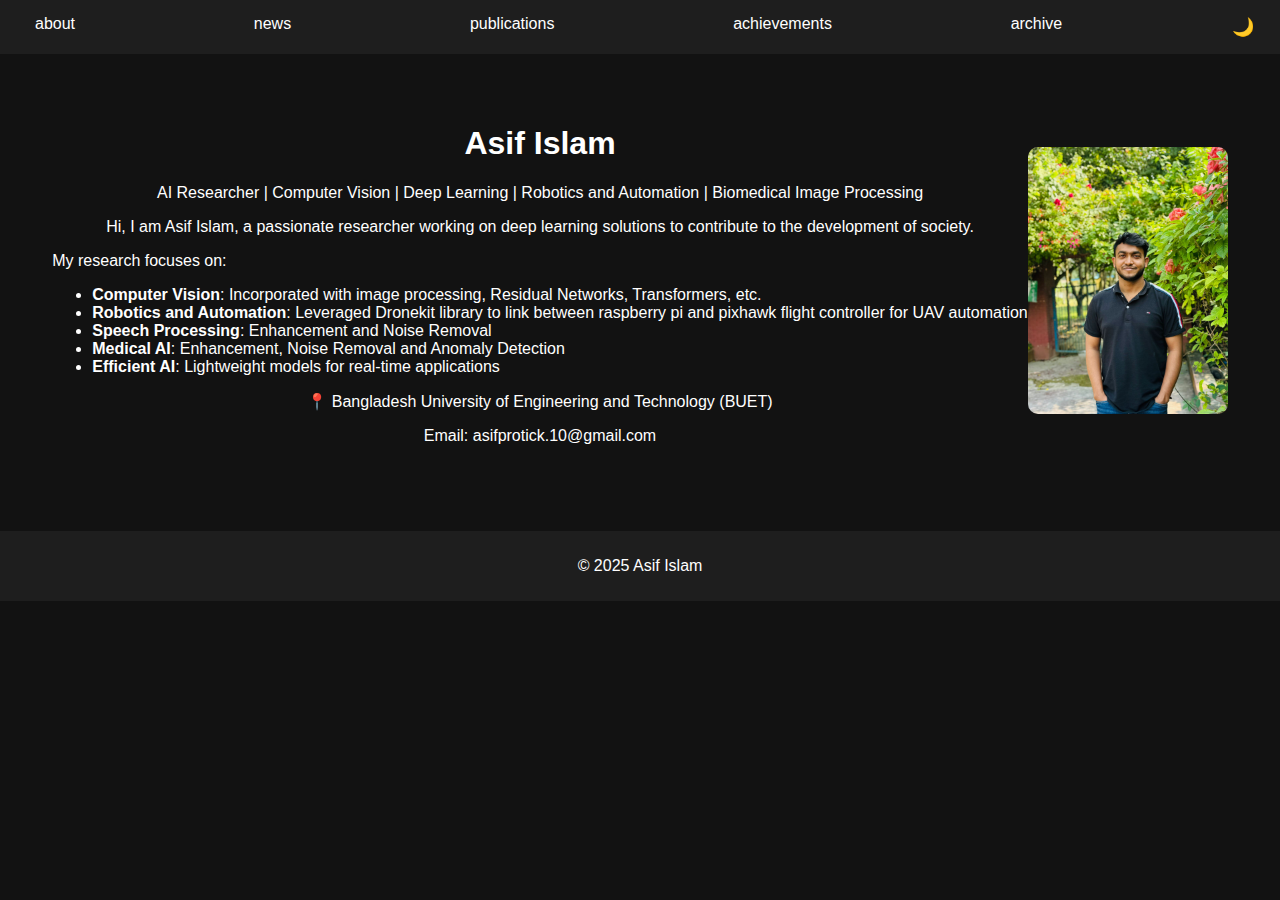
<file: index.html>
<!DOCTYPE html>
<html lang="en">
<head>
    <meta charset="UTF-8">
    <meta name="viewport" content="width=device-width, initial-scale=1.0">
    <title>Asif Islam</title>
    <link rel="stylesheet" href="style.css">
</head>
<body>
    <nav>
        <a href="index.html">about</a>
        <a href="news.html">news</a>
        <a href="publications.html">publications</a>
        <a href="achievements.html">achievements</a>
        <a href="archive.html">archive</a>
        <button id="dark-mode-toggle">🌙</button>
    </nav>

    <main>
        <div class="content">
            <h1><strong>Asif</strong> Islam</h1>
            <p>AI Researcher | Computer Vision | Deep Learning | Robotics and Automation | Biomedical Image Processing</p>

            <p>Hi, I am Asif Islam, a passionate researcher working on deep learning solutions to contribute to the development of society.</p>

            <p class="left-align">My research focuses on:
                <ul class="left-align">
                    <li><strong>Computer Vision</strong>: Incorporated with image processing, Residual Networks, Transformers, etc.</li>
                    <li><strong>Robotics and Automation</strong>: Leveraged Dronekit library to link between raspberry pi and pixhawk flight controller for UAV automation</li>
                    <li><strong>Speech Processing</strong>: Enhancement and Noise Removal</li>
                    <li><strong>Medical AI</strong>: Enhancement, Noise Removal and Anomaly Detection</li>
                    <li><strong>Efficient AI</strong>: Lightweight models for real-time applications</li>
                </ul>
            </p>

            <p>📍 Bangladesh University of Engineering and Technology (BUET)</p>
            <p>Email: asifprotick.10@gmail.com</p>
        </div>

        <div class="image-container">
            <img src="profile.jpg" alt="Asif Islam">
        </div>
    </main>

    <footer>
        <p>© 2025 Asif Islam</p>
    </footer>

    <script src="script.js"></script>
</body>
</html>
</file>
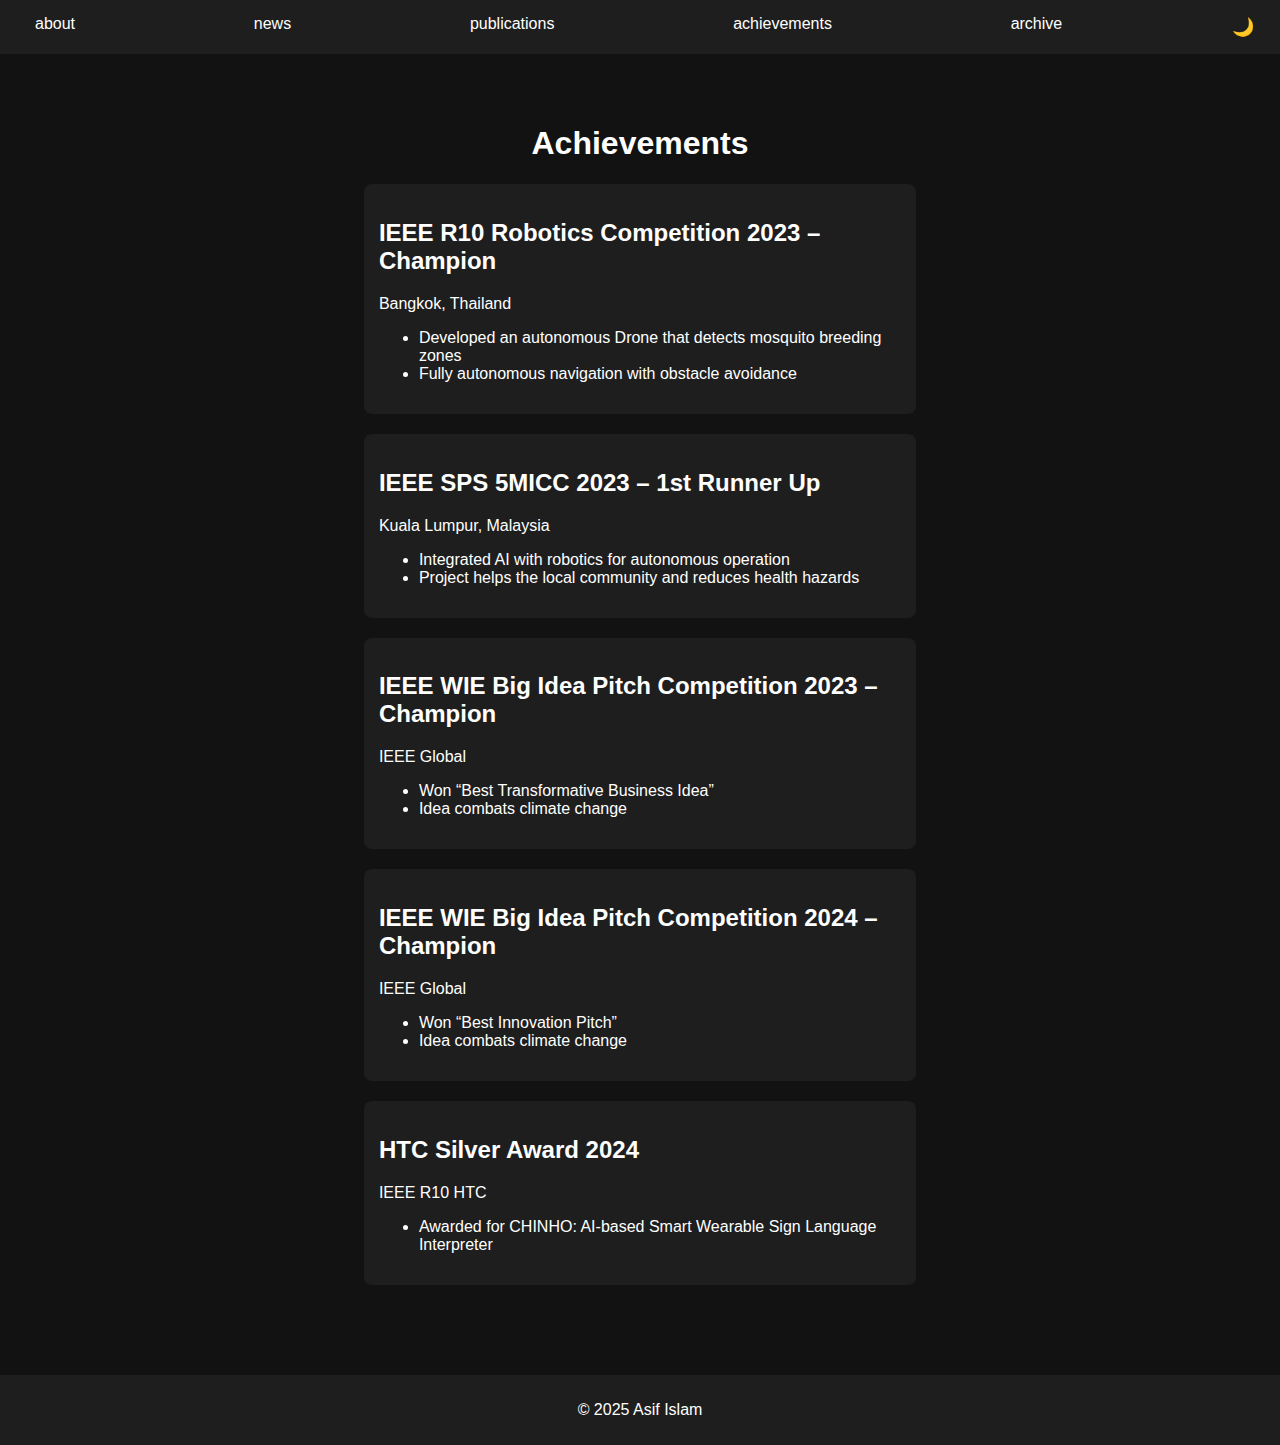
<file: achievements.html>
<!DOCTYPE html>
<html lang="en">
<head>
    <meta charset="UTF-8">
    <meta name="viewport" content="width=device-width, initial-scale=1.0">
    <title>Achievements - Asif Islam</title>
    <link rel="stylesheet" href="style.css">
</head>
<body>
    <nav>
        <a href="index.html">about</a>
        <a href="news.html">news</a>
        <a href="publications.html">publications</a>
        <a href="achievements.html">achievements</a>
        <a href="archive.html">archive</a>
        <button id="dark-mode-toggle">🌙</button>
    </nav>

    
    <main>
        <div class="content">
            <h1>Achievements</h1>

            <article class="left-align">
                <h2>IEEE R10 Robotics Competition 2023 – Champion</h2>
                <p>Bangkok, Thailand</p>
                <ul>
                    <li>Developed an autonomous Drone that detects mosquito breeding zones</li>
                    <li>Fully autonomous navigation with obstacle avoidance</li>
                </ul>
            </article>

            <article class="left-align">
                <h2>IEEE SPS 5MICC 2023 – 1st Runner Up</h2>
                <p>Kuala Lumpur, Malaysia</p>
                <ul>
                    <li>Integrated AI with robotics for autonomous operation</li>
                    <li>Project helps the local community and reduces health hazards</li>
                </ul>
            </article>

            <article class="left-align">
                <h2>IEEE WIE Big Idea Pitch Competition 2023 – Champion</h2>
                <p>IEEE Global</p>
                <ul>
                    <li>Won “Best Transformative Business Idea”</li>
                    <li>Idea combats climate change</li>
                </ul>
            </article>

            <article class="left-align">
                <h2>IEEE WIE Big Idea Pitch Competition 2024 – Champion</h2>
                <p>IEEE Global</p>
                <ul>
                    <li>Won “Best Innovation Pitch”</li>
                    <li>Idea combats climate change</li>
                </ul>
            </article>

            <article class="left-align">
                <h2>HTC Silver Award 2024</h2>
                <p>IEEE R10 HTC</p>
                <ul>
                    <li>Awarded for CHINHO: AI-based Smart Wearable Sign Language Interpreter</li>
                </ul>
            </article>
        </div>
    </main>

    <footer>
        <p>© 2025 Asif Islam</p>
    </footer>

    <script src="script.js"></script>
</body>
</html>
</file>
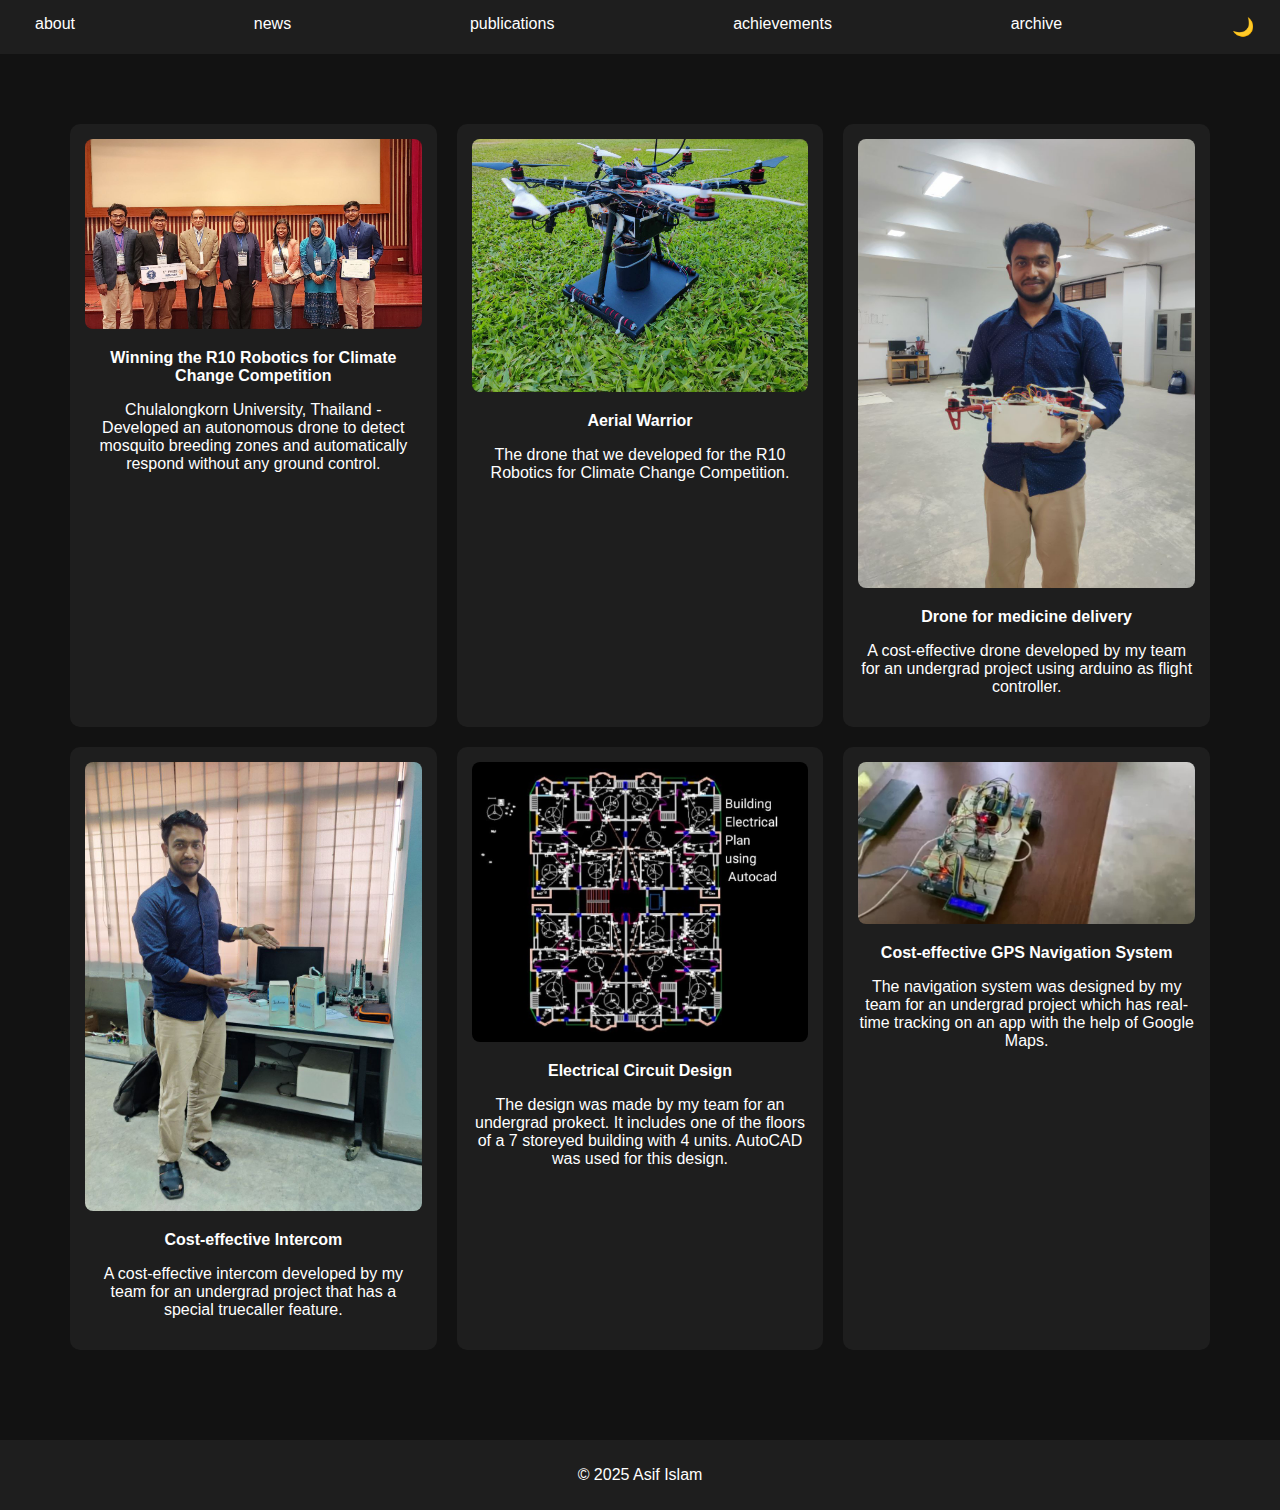
<file: archive.html>
<!DOCTYPE html>
<html lang="en">
<head>
    <meta charset="UTF-8">
    <meta name="viewport" content="width=device-width, initial-scale=1.0">
    <title>Gallery - Asif Islam</title>
    <link rel="stylesheet" href="style.css">
</head>
<body>
    <nav>
        <a href="index.html">about</a>
        <a href="news.html">news</a>
        <a href="publications.html">publications</a>
        <a href="achievements.html">achievements</a>
        <a href="archive.html">archive</a>
        <button id="dark-mode-toggle">🌙</button>
    </nav>

    
    <main>
        <div class="gallery">
            <!-- Gallery Items -->
            <div class="gallery-item">
                <img src="R10win2.jpg" alt="R10 Robotics for Climate Change">
                <p><strong>Winning the R10 Robotics for Climate Change Competition</strong></p>
                <p>Chulalongkorn University, Thailand - Developed an autonomous drone to detect mosquito breeding zones and automatically respond without any ground control.</p>
            </div>
            <div class="gallery-item">
                <img src="WinningDroneR10.jpg" alt="DronecombinedwithRaspberrypi4">
                <p><strong>Aerial Warrior</strong></p>
                <p>The drone that we developed for the R10 Robotics for Climate Change Competition.</p>
            </div>
            <div class="gallery-item">
                <img src="Medicinedeliverydronearduino.jpg" alt="DronecombinedwithArduinoasflightcontroller">
                <p><strong>Drone for medicine delivery</strong></p>
                <p>A cost-effective drone developed by my team for an undergrad project using arduino as flight controller.</p>
            </div>
            <div class="gallery-item">
                <img src="Intercom.jpg" alt="DronecombinedwithArduinoasflightcontroller">
                <p><strong>Cost-effective Intercom</strong></p>
                <p>A cost-effective intercom developed by my team for an undergrad project that has a special truecaller feature.</p>
            </div>
            <div class="gallery-item">
                <img src="ElectricalDesign.jpg" alt="ElectricalDesign">
                <p><strong>Electrical Circuit Design </strong></p>
                <p>The design was made by my team for an undergrad prokect. It includes one of the floors of a 7 storeyed building with 4 units. AutoCAD was used for this design. </p>
            </div>
            <div class="gallery-item">
                <img src="GpsNavSystem.jpg" alt="DronecombinedwithArduinoasflightcontroller">
                <p><strong>Cost-effective GPS Navigation System</strong></p>
                <p>The navigation system was designed by my team for an undergrad project which has real-time tracking on an app with the help of Google Maps. </p>
            </div>
            <!-- Add more gallery items here -->
        </div>
    </main>

    <footer>
        <p>© 2025 Asif Islam</p>
    </footer>

    <script src="script.js"></script>
</body>
</html>
</file>
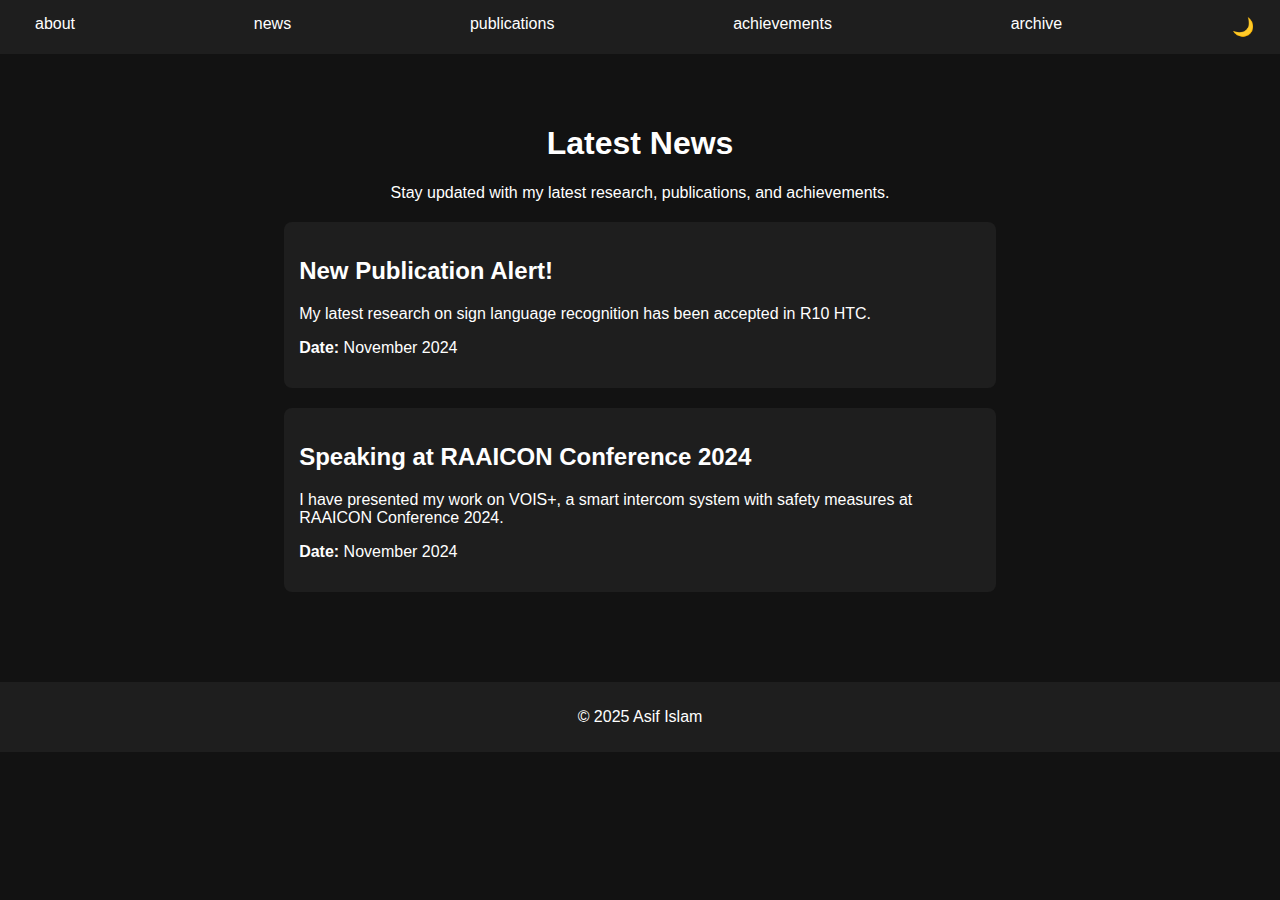
<file: news.html>
<!DOCTYPE html>
<html lang="en">
<head>
    <meta charset="UTF-8">
    <meta name="viewport" content="width=device-width, initial-scale=1.0">
    <title>News - Asif Islam</title>
    <link rel="stylesheet" href="style.css">
</head>
<body>
    <nav>
        <a href="index.html">about</a>
        <a href="news.html">news</a>
        <a href="publications.html">publications</a>
        <a href="achievements.html">achievements</a>
        <a href="archive.html">archive</a>
        <button id="dark-mode-toggle">🌙</button>
    </nav>

    
    <main>
        <div class="content">
            <h1>Latest News</h1>
            <p>Stay updated with my latest research, publications, and achievements.</p>

            <article>
                <h2>New Publication Alert!</h2>
                <p>My latest research on sign language recognition has been accepted in R10 HTC.</p>
                <p><strong>Date:</strong> November 2024</p>
            </article>

            <article>
                <h2>Speaking at RAAICON Conference 2024</h2>
                <p>I have presented my work on VOIS+, a smart intercom system with safety measures at RAAICON Conference 2024.</p>
                <p><strong>Date:</strong> November 2024</p>
            </article>
        </div>
    </main>

    <footer>
        <p>© 2025 Asif Islam</p>
    </footer>

    <script src="script.js"></script>
</body>
</html>
</file>
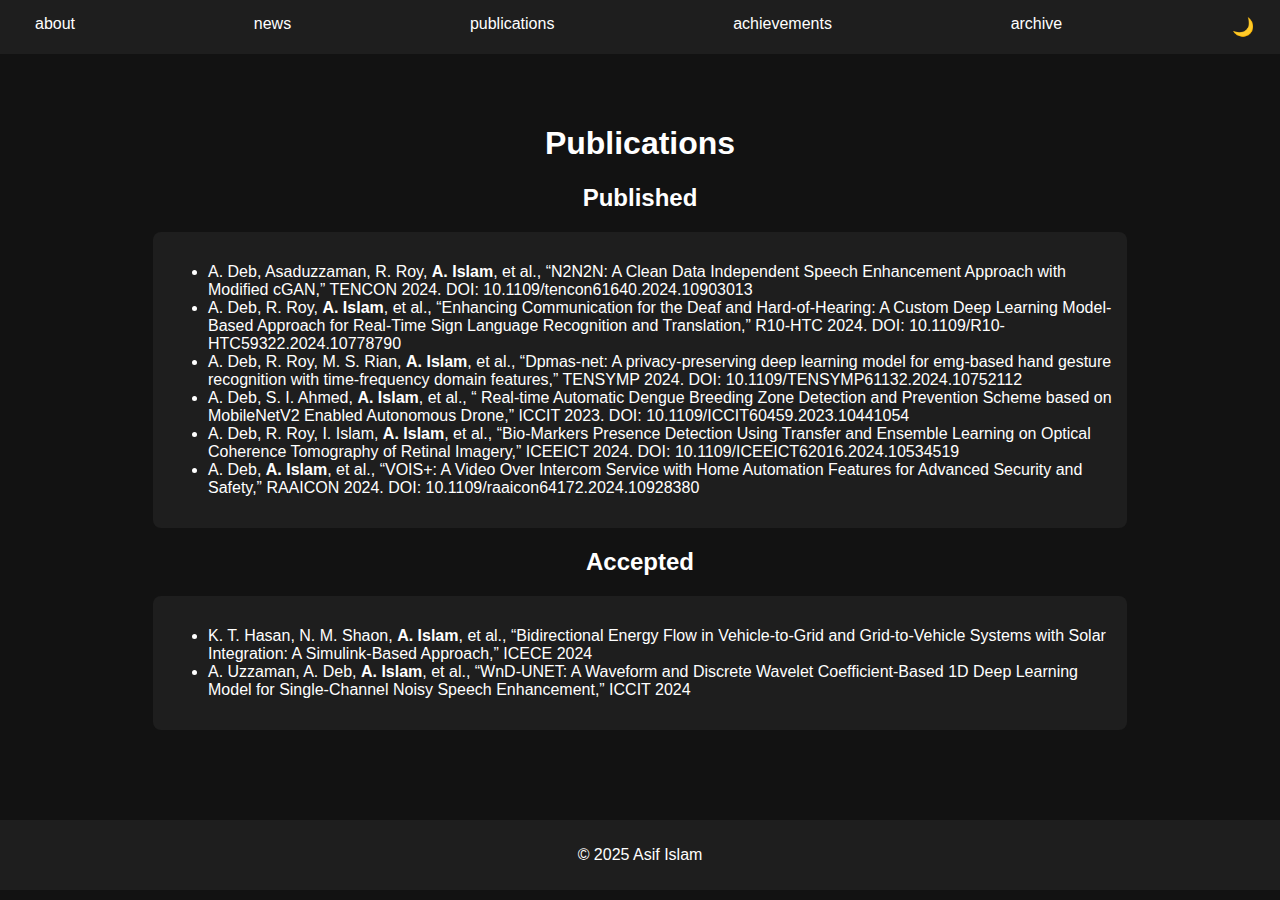
<file: publications.html>
<!DOCTYPE html>
<html lang="en">
<head>
    <meta charset="UTF-8">
    <meta name="viewport" content="width=device-width, initial-scale=1.0">
    <title>Publications - Asif Islam</title>
    <link rel="stylesheet" href="style.css">
</head>
<body>
    <nav>
        <a href="index.html">about</a>
        <a href="news.html">news</a>
        <a href="publications.html">publications</a>
        <a href="achievements.html">achievements</a>
        <a href="archive.html">archive</a>
        <button id="dark-mode-toggle">🌙</button>
    </nav>

    
    <main>
        <div class="content">
            <h1>Publications</h1>

            <h2>Published</h2>
            <article>
                <ul class="left-align">
                    <li>A. Deb, Asaduzzaman, R. Roy, <strong>A. Islam</strong>, et al., “N2N2N: A Clean Data Independent Speech Enhancement Approach with Modified cGAN,” TENCON 2024. DOI: 10.1109/tencon61640.2024.10903013</li>
                    <li>A. Deb, R. Roy, <strong>A. Islam</strong>, et al., “Enhancing Communication for the Deaf and Hard-of-Hearing: A Custom Deep Learning Model-Based Approach for Real-Time Sign Language Recognition and Translation,” R10-HTC 2024. DOI: 10.1109/R10-HTC59322.2024.10778790</li>
                    <li>A. Deb, R. Roy, M. S. Rian, <strong>A. Islam</strong>, et al., “Dpmas-net: A privacy-preserving deep learning model for emg-based hand gesture recognition with time-frequency domain features,” TENSYMP 2024. DOI: 10.1109/TENSYMP61132.2024.10752112</li>
                    <li>A. Deb, S. I. Ahmed, <strong>A. Islam</strong>, et al., “ Real-time Automatic Dengue Breeding Zone Detection and Prevention Scheme based on MobileNetV2 Enabled Autonomous Drone,” ICCIT 2023. DOI: 10.1109/ICCIT60459.2023.10441054</li>
                    <li>A. Deb, R. Roy, I. Islam, <strong>A. Islam</strong>, et al., “Bio-Markers Presence Detection Using Transfer and Ensemble Learning on Optical Coherence Tomography of Retinal Imagery,” ICEEICT 2024. DOI: 10.1109/ICEEICT62016.2024.10534519</li>
                    <li>A. Deb, <strong>A. Islam</strong>, et al., “VOIS+: A Video Over Intercom Service with Home Automation Features for Advanced Security and Safety,” RAAICON 2024. DOI: 10.1109/raaicon64172.2024.10928380</li>

                </ul>
            </article>

            <h2>Accepted</h2>
            <article>
                <ul class="left-align">
                    <li>K. T. Hasan, N. M. Shaon, <strong>A. Islam</strong>, et al., “Bidirectional Energy Flow in Vehicle-to-Grid and Grid-to-Vehicle Systems with Solar Integration: A Simulink-Based Approach,” ICECE 2024</li>
                    <li>A. Uzzaman, A. Deb, <strong>A. Islam</strong>, et al., “WnD-UNET: A Waveform and Discrete Wavelet Coefficient-Based 1D Deep Learning Model for Single-Channel Noisy Speech Enhancement,” ICCIT 2024</li>
                </ul>
            </article>

        </div>
    </main>

    <footer>
        <p>© 2025 Asif Islam</p>
    </footer>

    <script src="script.js"></script>
</body>
</html>
</file>
<file: style.css>
/* Default dark mode */
body {
    font-family: Arial, sans-serif;
    background-color: #121212;
    color: #ffffff;
    margin: 0;
    padding: 0;
    text-align: center;
}

/* Light mode */
body.light-mode {
    background-color: #ffffff;
    color: #121212;
}

/* Navbar */
nav {
    display: flex;
    justify-content: space-between;
    padding: 15px 20px;
    background: #1e1e1e;
}

/* Light mode navbar */
body.light-mode nav {
    background: #f0f0f0;
}

nav a {
    color: #ffffff;
    text-decoration: none;
    margin: 0 15px;
}

body.light-mode nav a {
    color: #121212;
    text-decoration: none;
    margin: 0 15px;
}

/* Button styles */
nav button {
    background: none;
    border: none;
    font-size: 18px;
    cursor: pointer;
}

/* Dark mode button color */
nav button {
    color: #ffffff;
}

/* Light mode button color */
body.light-mode nav button {
    color: #121212;
}
main {
    display: flex;
    justify-content: center;
    align-items: center;
    padding: 50px;
}

.image-container img {
    border-radius: 10px;
    width: 200px;
}

/* Gallery container */
.gallery {
    display: grid;
    grid-template-columns: repeat(auto-fill, minmax(300px, 1fr)); /* Responsive grid */
    gap: 20px;
    padding: 20px;
}

.gallery-item {
    background-color: #1e1e1e;
    padding: 15px;
    border-radius: 10px;
    color: #fff;
    text-align: center;
}

body.light-mode .gallery-item {
    background-color: #f0f0f0;
    color: #121212;
}

.gallery-item img {
    width: 100%;
    height: auto;
    border-radius: 8px;
}


footer {
    margin-top: 20px;
    padding: 10px;
    background: #1e1e1e;
    color: white;
}
article {
    background: #1e1e1e;
    padding: 15px;
    margin: 20px auto;
    width: 80%;
    border-radius: 8px;
    text-align: left;
}

body.light-mode article {
    background: #f0f0f0;
}
.left-align {
    text-align: left;
}
</file>
